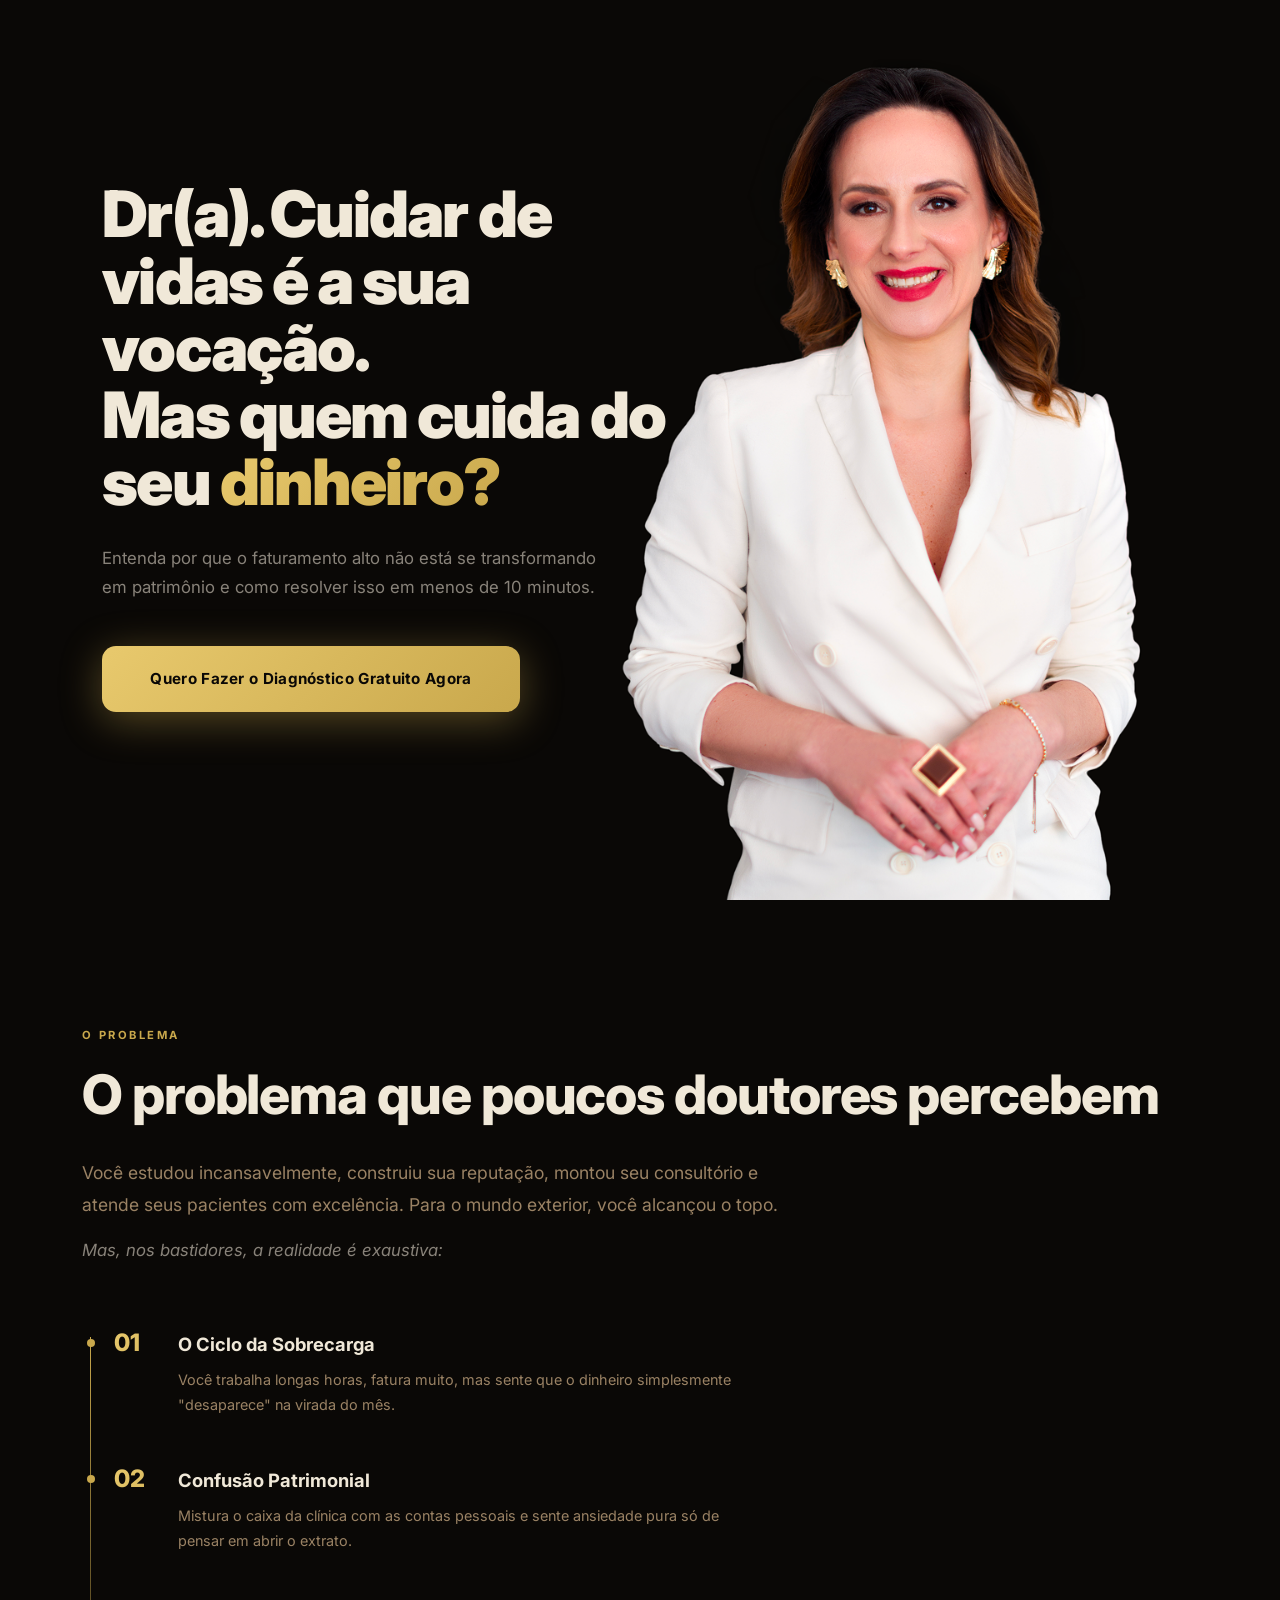
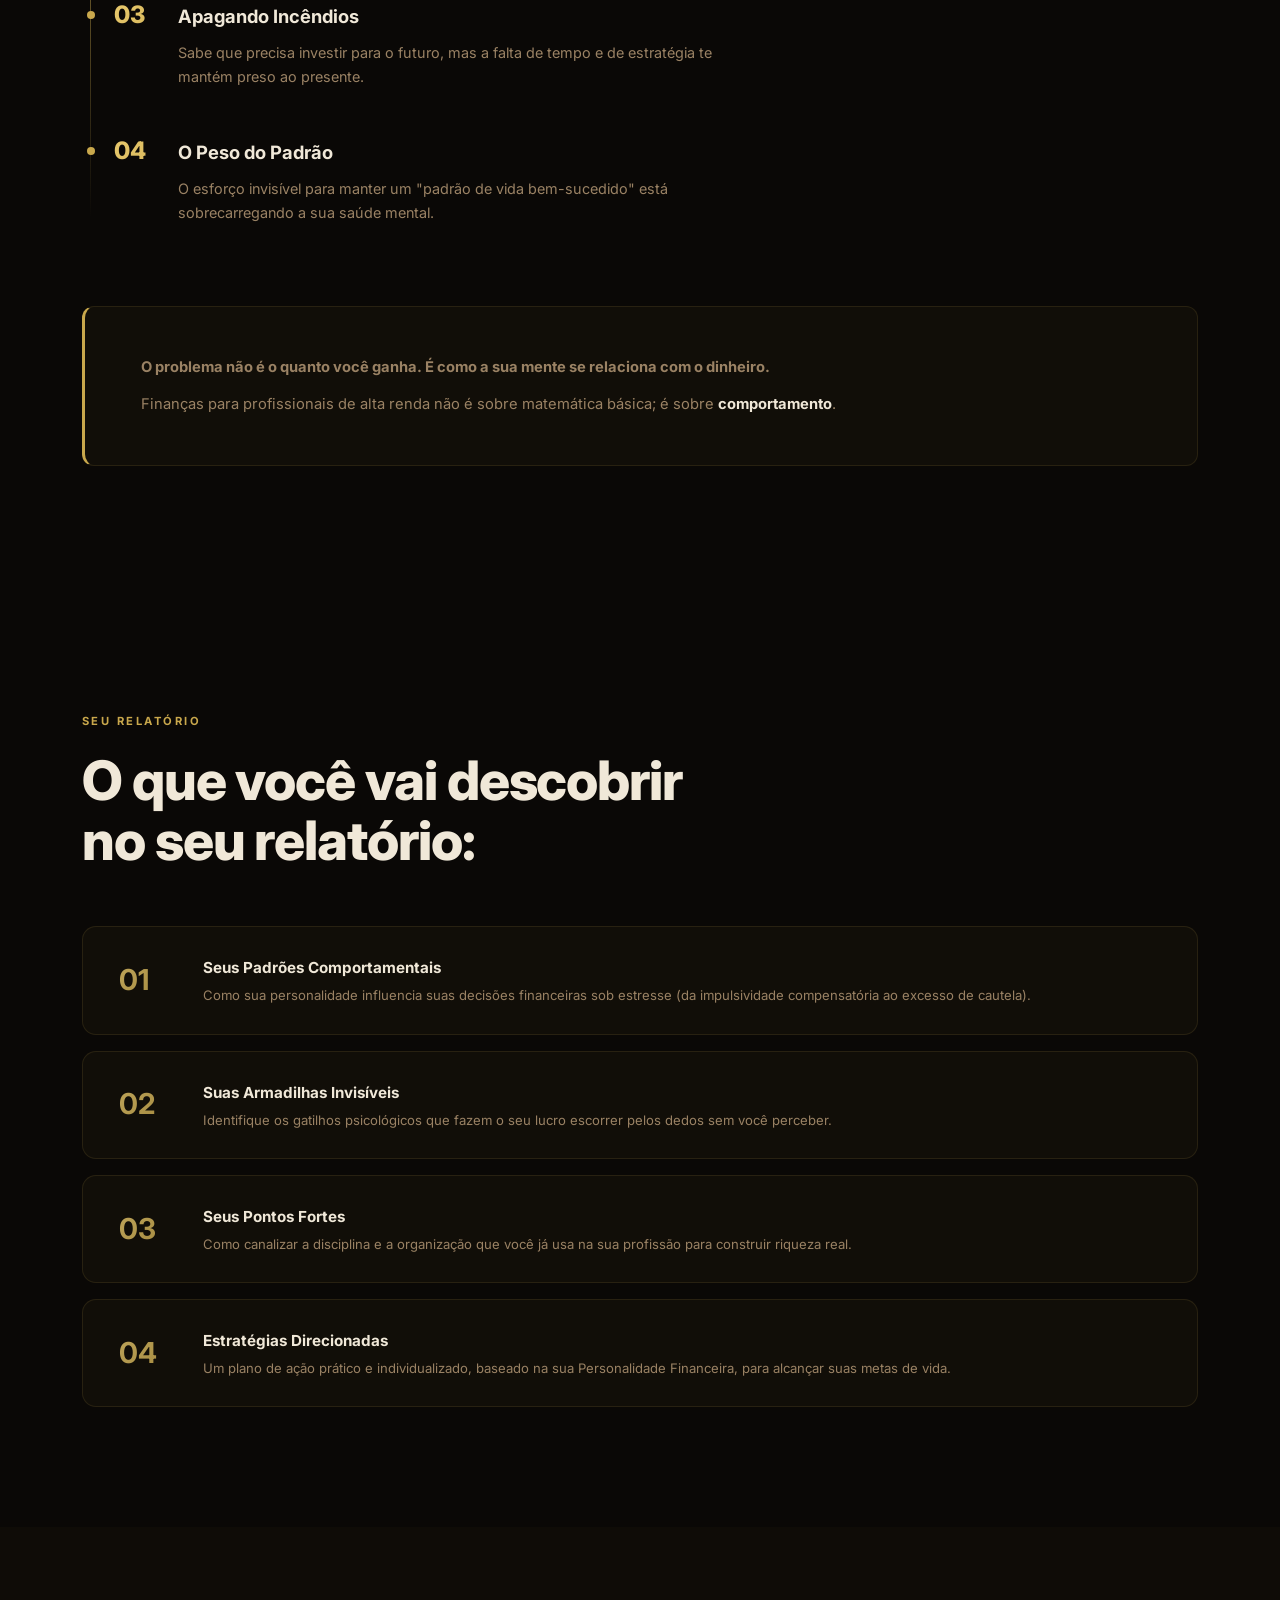
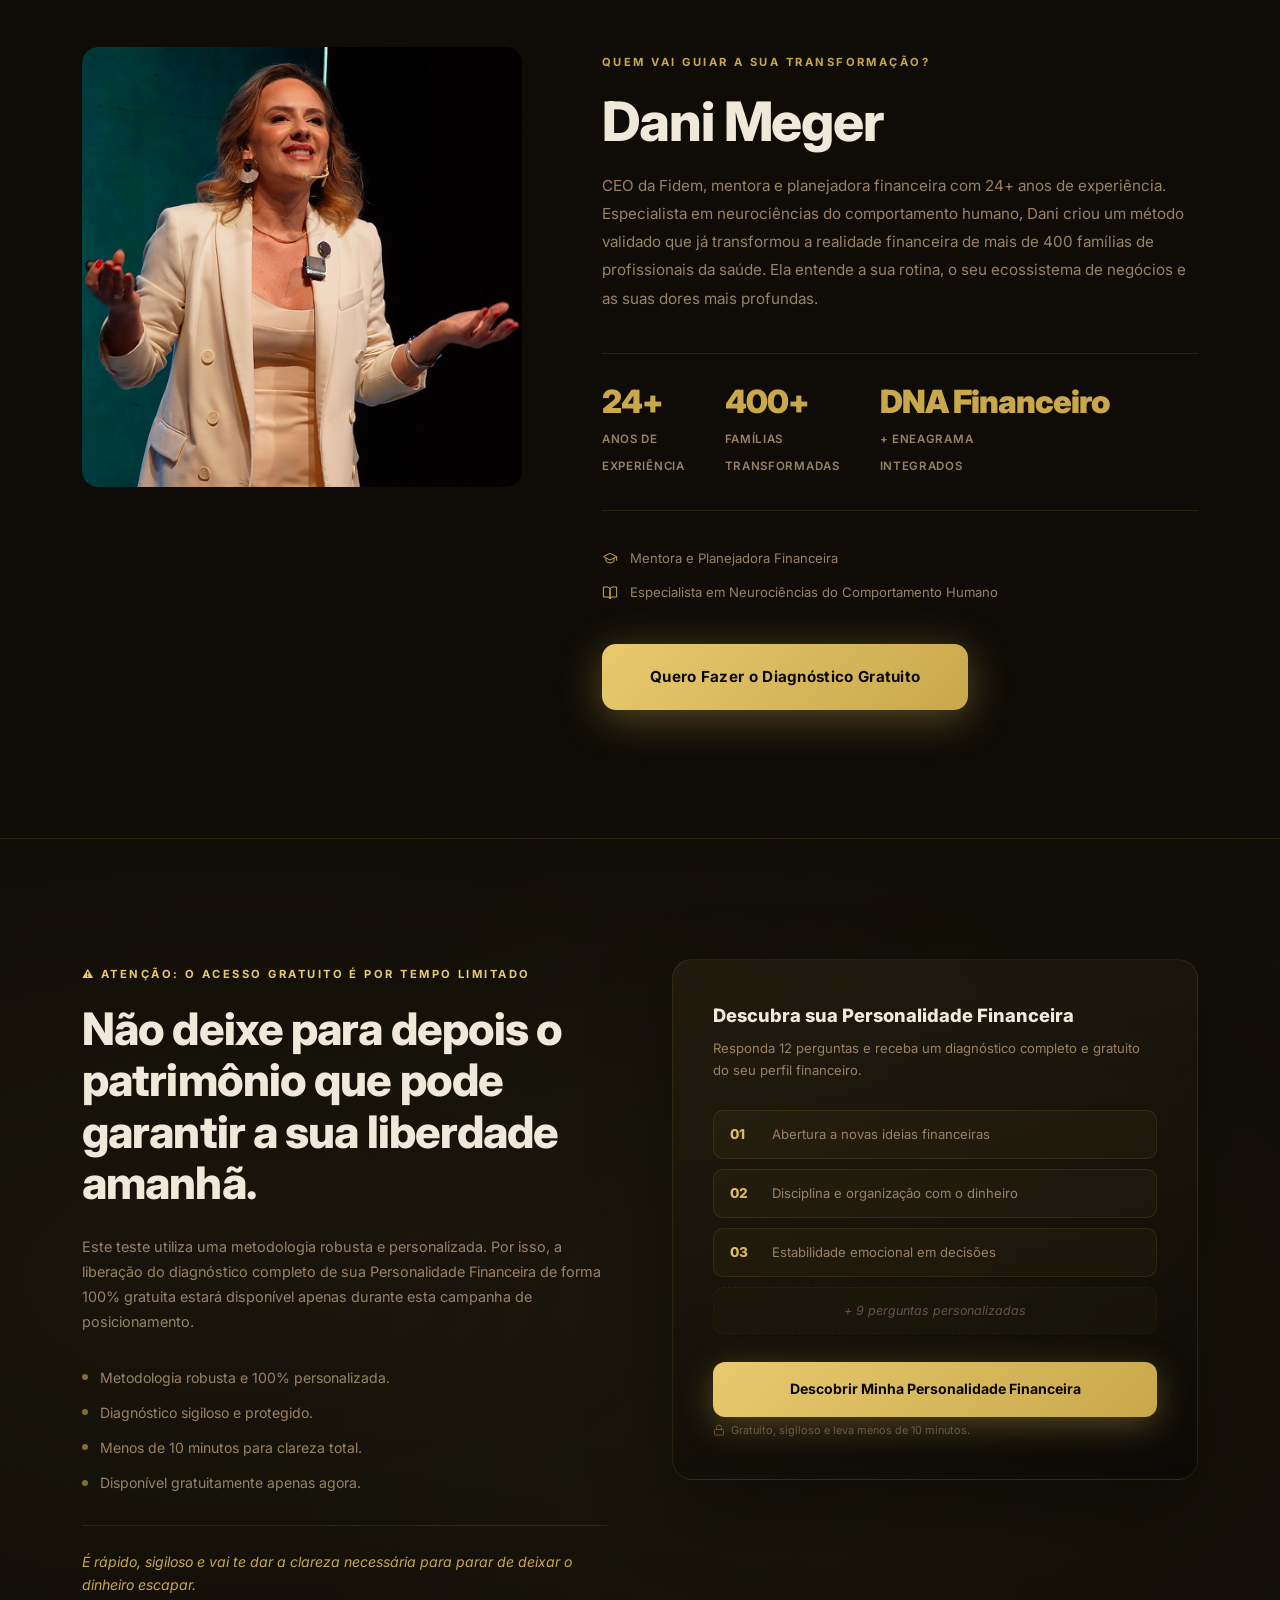
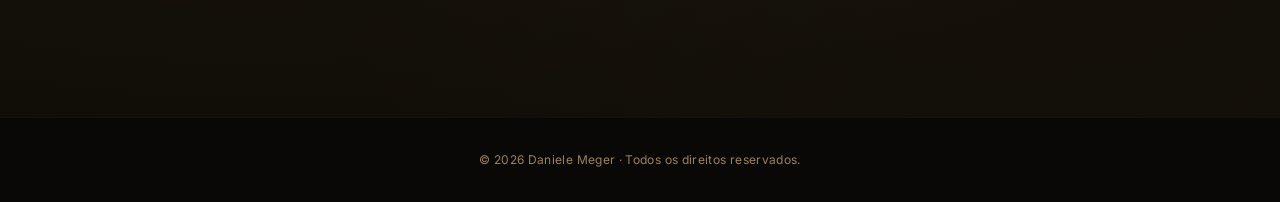
<file: index.html>
<!DOCTYPE html>
<html lang="pt-BR">

<head>
  <meta charset="UTF-8" />
  <meta name="viewport" content="width=device-width, initial-scale=1.0" />
  <title>Diagnóstico de Personalidade Financeira | Dani Meger</title>
  <meta name="description"
    content="Para médicos e profissionais da saúde: Entenda por que o faturamento alto não está se transformando em patrimônio — e como resolver isso em menos de 10 minutos." />

  <!-- Open Graph / WhatsApp / Facebook -->
  <meta property="og:type" content="website" />
  <meta property="og:url" content="https://dnafinanceiro.danielemeger.com.br/" />
  <meta property="og:title" content="Diagnóstico de Personalidade Financeira | Dani Meger" />
  <meta property="og:description" content="Para médicos e profissionais da saúde: Entenda por que o faturamento alto não está se transformando em patrimônio — e como resolver isso em menos de 10 minutos." />
  <meta property="og:image" content="https://dnafinanceiro.danielemeger.com.br/whatsapp-banner.jpg" />
  <meta property="og:image:width" content="1200" />
  <meta property="og:image:height" content="630" />
  <meta property="og:locale" content="pt_BR" />
  <meta property="og:site_name" content="DNA Financeiro | Dani Meger" />

  <!-- Twitter Card (funciona também no WhatsApp em alguns contextos) -->
  <meta name="twitter:card" content="summary_large_image" />
  <meta name="twitter:title" content="Diagnóstico de Personalidade Financeira | Dani Meger" />
  <meta name="twitter:description" content="Para médicos e profissionais da saúde: Entenda por que o faturamento alto não está se transformando em patrimônio — e como resolver isso em menos de 10 minutos." />
  <meta name="twitter:image" content="https://dnafinanceiro.danielemeger.com.br/whatsapp-banner.jpg" />
  <link rel="preconnect" href="https://fonts.googleapis.com" />
  <link rel="preconnect" href="https://fonts.gstatic.com" crossorigin />
  <link
    href="https://fonts.googleapis.com/css2?family=Inter:ital,opsz,wght@0,14..32,300..900;1,14..32,300..900&display=swap"
    rel="stylesheet" />
  <link rel="stylesheet" href="styles.css?v=6" />
</head>

<body>

  <!-- ===== HERO (Blenduca Template) ===== -->
  <section class="hero" id="hero">
    <div class="hero-overlay"></div>
    <div class="hero-content">
      <h1 class="reveal-left">Dr(a). Cuidar de vidas é a sua vocação.<br>Mas quem cuida do seu <span
          class="gold-text">dinheiro?</span></h1>
      <p class="hero-subtitle reveal-left">Entenda por que o faturamento alto não está se transformando em patrimônio e
        como resolver isso em menos de 10 minutos.</p>
      <a href="teste.html" class="btn-hero reveal-left" id="hero-cta">Quero Fazer o Diagnóstico Gratuito Agora</a>
    </div>
    <div class="hero-image">
      <img src="hero-desktop.png" alt="Dani Meger — Mentora Financeira" />
    </div>
    <div class="hero-particles" id="particles"></div>
  </section>

  <!-- ===== O PARADOXO ===== -->
  <section class="section-block" id="problema">
    <div class="container">
      <span class="eyebrow reveal">O Problema</span>
      <h2 class="display-heading reveal">O problema que poucos doutores percebem</h2>
      <p class="lead-text reveal">Você estudou incansavelmente, construiu sua reputação, montou seu consultório e atende
        seus pacientes com excelência. Para o mundo exterior, você alcançou o topo.</p>
      <p class="accent-line reveal">Mas, nos bastidores, a realidade é exaustiva:</p>

      <div class="timeline">
        <div class="timeline-item reveal">
          <div class="timeline-number">01</div>
          <div class="timeline-body">
            <h3>O Ciclo da Sobrecarga</h3>
            <p>Você trabalha longas horas, fatura muito, mas sente que o dinheiro simplesmente "desaparece" na virada do
              mês.</p>
          </div>
        </div>
        <div class="timeline-item reveal">
          <div class="timeline-number">02</div>
          <div class="timeline-body">
            <h3>Confusão Patrimonial</h3>
            <p>Mistura o caixa da clínica com as contas pessoais e sente ansiedade pura só de pensar em abrir o extrato.
            </p>
          </div>
        </div>
        <div class="timeline-item reveal">
          <div class="timeline-number">03</div>
          <div class="timeline-body">
            <h3>Apagando Incêndios</h3>
            <p>Sabe que precisa investir para o futuro, mas a falta de tempo e de estratégia te mantém preso ao
              presente.</p>
          </div>
        </div>
        <div class="timeline-item reveal">
          <div class="timeline-number">04</div>
          <div class="timeline-body">
            <h3>O Peso do Padrão</h3>
            <p>O esforço invisível para manter um "padrão de vida bem-sucedido" está sobrecarregando a sua saúde mental.
            </p>
          </div>
        </div>
      </div>

      <div class="editorial-callout reveal">
        <p class="editorial-callout-headline">O problema não é o quanto você ganha. É como a sua mente se relaciona com
          o dinheiro.</p>
        <p>Finanças para profissionais de alta renda não é sobre matemática básica; é sobre
          <strong>comportamento</strong>.
        </p>
      </div>
    </div>
  </section>


  <!-- ===== O QUE VOCÊ VAI DESCOBRIR ===== -->
  <section class="section-block" id="descobrir">
    <div class="container">
      <span class="eyebrow reveal">Seu Relatório</span>
      <h2 class="display-heading reveal">O que você vai descobrir<br>no seu relatório:</h2>
      <div class="discover-grid">
        <div class="discover-card reveal">
          <div class="discover-num">01</div>
          <div class="discover-body">
            <h3>Seus Padrões Comportamentais</h3>
            <p>Como sua personalidade influencia suas decisões financeiras sob estresse (da impulsividade compensatória
              ao excesso de cautela).</p>
          </div>
        </div>
        <div class="discover-card reveal">
          <div class="discover-num">02</div>
          <div class="discover-body">
            <h3>Suas Armadilhas Invisíveis</h3>
            <p>Identifique os gatilhos psicológicos que fazem o seu lucro escorrer pelos dedos sem você perceber.</p>
          </div>
        </div>
        <div class="discover-card reveal">
          <div class="discover-num">03</div>
          <div class="discover-body">
            <h3>Seus Pontos Fortes</h3>
            <p>Como canalizar a disciplina e a organização que você já usa na sua profissão para construir riqueza real.
            </p>
          </div>
        </div>
        <div class="discover-card reveal">
          <div class="discover-num">04</div>
          <div class="discover-body">
            <h3>Estratégias Direcionadas</h3>
            <p>Um plano de ação prático e individualizado, baseado na sua Personalidade Financeira, para alcançar suas
              metas de vida.</p>
          </div>
        </div>
      </div>
    </div>
  </section>

  <!-- ===== SOBRE A DANI ===== -->
  <section class="section-block section-alt" id="sobre">
    <div class="container">
      <div class="about-layout">
        <div class="about-photo reveal">
          <img src="mentor-about.png" alt="Dani Meger" />
          <div class="about-photo-glow"></div>
        </div>
        <div class="about-content reveal-right">
          <span class="eyebrow">Quem vai guiar a sua transformação?</span>
          <h2 class="display-heading">Dani Meger</h2>
          <p class="body-text">CEO da Fidem, mentora e planejadora financeira com 24+ anos de experiência. Especialista
            em neurociências do comportamento humano, Dani criou um método validado que já transformou a realidade
            financeira de mais de 400 famílias de profissionais da saúde. Ela entende a sua rotina, o seu ecossistema de
            negócios e as suas dores mais profundas.</p>
          <div class="about-stats">
            <div class="about-stat">
              <span class="about-stat-number">24+</span>
              <span class="about-stat-label">Anos de<br>Experiência</span>
            </div>
            <div class="about-stat">
              <span class="about-stat-number">400+</span>
              <span class="about-stat-label">Famílias<br>Transformadas</span>
            </div>
            <div class="about-stat">
              <span class="about-stat-number">DNA Financeiro</span>
              <span class="about-stat-label">+ Eneagrama<br>Integrados</span>
            </div>
          </div>
          <div class="about-credentials">
            <div class="about-credential">
              <svg viewBox="0 0 24 24" fill="none" stroke="currentColor" stroke-width="1.5" width="16" height="16">
                <path d="M22 10v6M2 10l10-5 10 5-10 5z" />
                <path d="M6 12v5c3 3 9 3 12 0v-5" />
              </svg>
              Mentora e Planejadora Financeira
            </div>
            <div class="about-credential">
              <svg viewBox="0 0 24 24" fill="none" stroke="currentColor" stroke-width="1.5" width="16" height="16">
                <path d="M2 3h6a4 4 0 0 1 4 4v14a3 3 0 0 0-3-3H2z" />
                <path d="M22 3h-6a4 4 0 0 0-4 4v14a3 3 0 0 1 3-3h7z" />
              </svg>
              Especialista em Neurociências do Comportamento Humano
            </div>
          </div>
          <div style="margin-top: 2.5rem;">
            <a href="teste.html" class="btn-hero">Quero Fazer o Diagnóstico Gratuito</a>
          </div>
        </div>
      </div>
    </div>
  </section>

  <!-- ===== DIAGNÓSTICO / CTA ===== -->
  <section class="section-block section-cta" id="diagnostico">
    <div class="container">
      <div class="cta-layout">
        <div class="cta-left reveal-left">
          <span class="eyebrow eyebrow-light">⚠️ Atenção: O acesso gratuito é por tempo limitado</span>
          <h2 class="cta-headline">Não deixe para depois o patrimônio que pode garantir a sua liberdade amanhã.</h2>
          <p class="cta-subtext">Este teste utiliza uma metodologia robusta e personalizada. Por isso, a liberação do
            diagnóstico completo de sua Personalidade Financeira de forma 100% gratuita estará disponível apenas durante
            esta campanha de posicionamento.</p>
          <ul class="cta-checklist">
            <li>Metodologia robusta e 100% personalizada.</li>
            <li>Diagnóstico sigiloso e protegido.</li>
            <li>Menos de 10 minutos para clareza total.</li>
            <li>Disponível gratuitamente apenas agora.</li>
          </ul>
          <p class="cta-urgency">É rápido, sigiloso e vai te dar a clareza necessária para parar de deixar o dinheiro
            escapar.</p>
        </div>
        <div class="cta-right reveal-right">
          <div class="form-card">
            <div class="form-card-header">
              <h3>Descubra sua Personalidade Financeira</h3>
              <p>Responda 12 perguntas e receba um diagnóstico completo e gratuito do seu perfil financeiro.</p>
            </div>
            <div class="cta-quiz-preview">
              <div class="cta-quiz-item">
                <span class="cta-quiz-num">01</span>
                <span>Abertura a novas ideias financeiras</span>
              </div>
              <div class="cta-quiz-item">
                <span class="cta-quiz-num">02</span>
                <span>Disciplina e organização com o dinheiro</span>
              </div>
              <div class="cta-quiz-item">
                <span class="cta-quiz-num">03</span>
                <span>Estabilidade emocional em decisões</span>
              </div>
              <div class="cta-quiz-item cta-quiz-more">
                <span>+ 9 perguntas personalizadas</span>
              </div>
            </div>
            <a href="teste.html" class="btn-submit" id="cta-quiz-btn" style="display:block; text-align:center; text-decoration:none;">Descobrir Minha Personalidade Financeira</a>
            <p class="form-privacy">
              <svg viewBox="0 0 24 24" fill="none" stroke="currentColor" stroke-width="1.5" width="12" height="12">
                <rect x="3" y="11" width="18" height="11" rx="2" ry="2" />
                <path d="M7 11V7a5 5 0 0 1 10 0v4" />
              </svg>
              Gratuito, sigiloso e leva menos de 10 minutos.
            </p>
          </div>
        </div>
      </div>
    </div>
  </section>

  <!-- ===== FOOTER ===== -->
  <footer class="footer">
    <div class="container">
      <p>&copy; 2026 Daniele Meger · Todos os direitos reservados.</p>
    </div>
  </footer>

  <script src="script.js"></script>
</body>

</html>
</file>
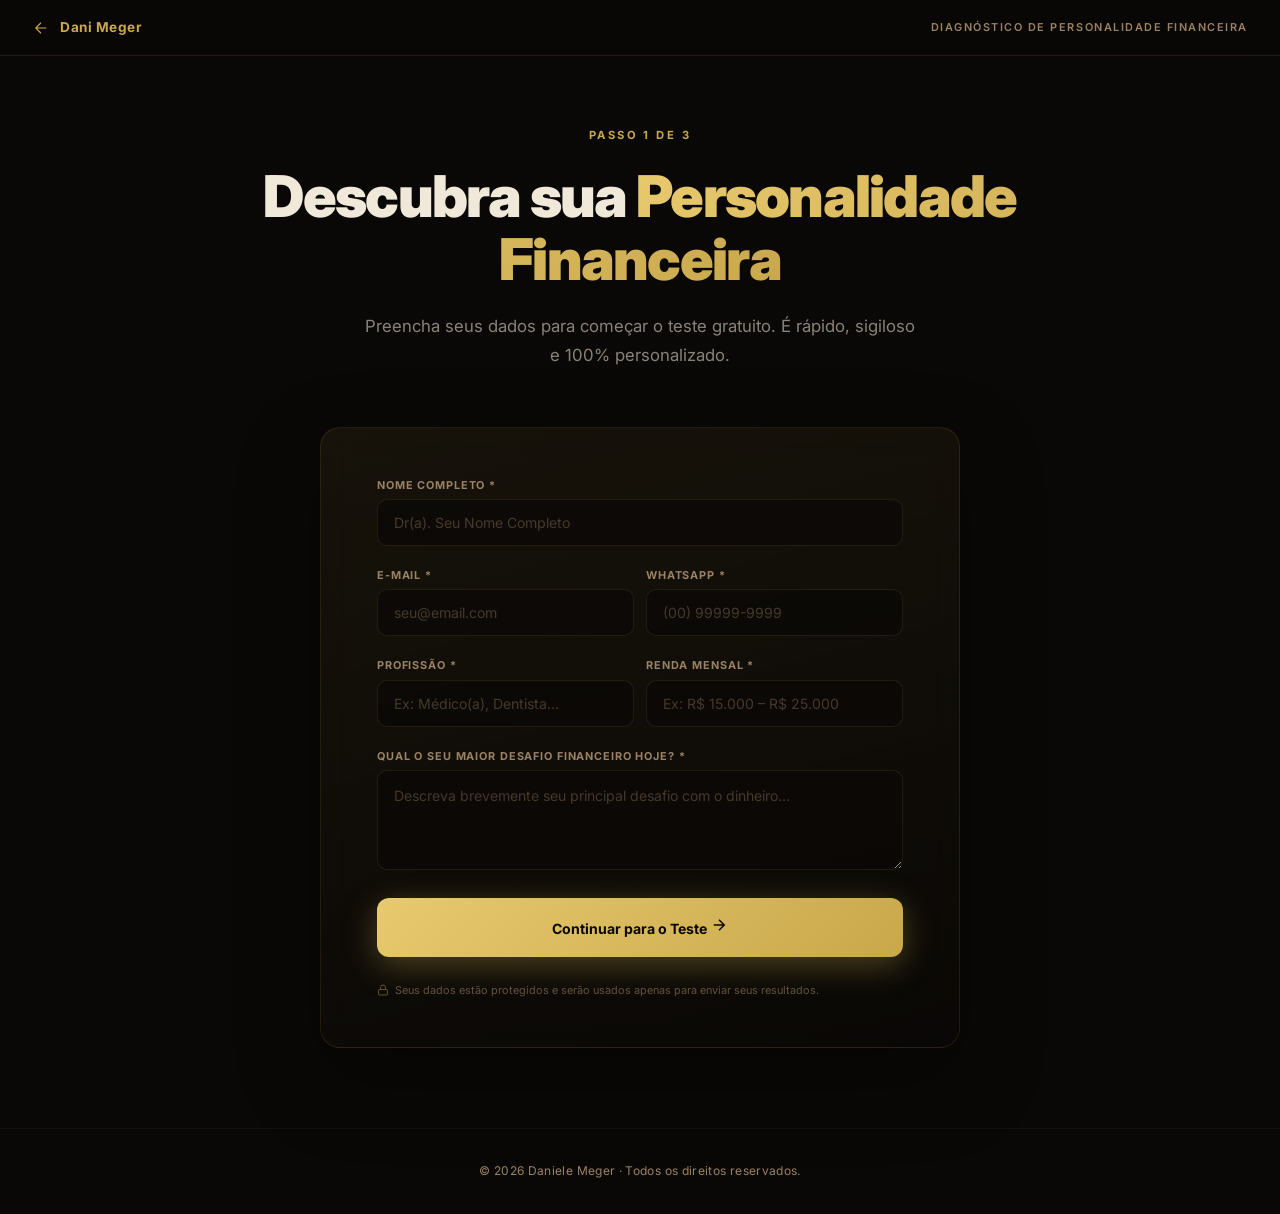
<file: teste.html>
<!DOCTYPE html>
<html lang="pt-BR">

<head>
  <meta charset="UTF-8" />
  <meta name="viewport" content="width=device-width, initial-scale=1.0" />
  <title>Teste de Personalidade Financeira | Dani Meger</title>
  <meta name="description"
    content="Descubra sua Personalidade Financeira. 12 perguntas baseadas em Big Five + Eneagrama para revelar como você se relaciona com o dinheiro." />

  <!-- Open Graph / WhatsApp / Facebook -->
  <meta property="og:type" content="website" />
  <meta property="og:url" content="https://dnafinanceiro.danielemeger.com.br/teste.html" />
  <meta property="og:title" content="Teste de Personalidade Financeira | Dani Meger" />
  <meta property="og:description" content="Descubra sua Personalidade Financeira. 12 perguntas baseadas em Big Five + Eneagrama para revelar como você se relaciona com o dinheiro." />
  <meta property="og:image" content="https://dnafinanceiro.danielemeger.com.br/whatsapp-banner.jpg" />
  <meta property="og:image:width" content="1200" />
  <meta property="og:image:height" content="630" />
  <meta property="og:locale" content="pt_BR" />
  <meta property="og:site_name" content="DNA Financeiro | Dani Meger" />

  <!-- Twitter Card -->
  <meta name="twitter:card" content="summary_large_image" />
  <meta name="twitter:title" content="Teste de Personalidade Financeira | Dani Meger" />
  <meta name="twitter:description" content="Descubra sua Personalidade Financeira. 12 perguntas baseadas em Big Five + Eneagrama para revelar como você se relaciona com o dinheiro." />
  <meta name="twitter:image" content="https://dnafinanceiro.danielemeger.com.br/whatsapp-banner.jpg" />
  <link rel="preconnect" href="https://fonts.googleapis.com" />
  <link rel="preconnect" href="https://fonts.gstatic.com" crossorigin />
  <link
    href="https://fonts.googleapis.com/css2?family=Inter:ital,opsz,wght@0,14..32,300..900;1,14..32,300..900&display=swap"
    rel="stylesheet" />
  <link rel="stylesheet" href="styles.css?v=6" />
  <link rel="stylesheet" href="quiz.css" />
</head>

<body class="quiz-body">

  <!-- Partículas de fundo -->
  <div class="hero-particles" id="quiz-particles"></div>

  <!-- ===== HEADER MINIMALISTA ===== -->
  <header class="quiz-header">
    <a href="index.html" class="quiz-logo" aria-label="Voltar para a landing page">
      <svg viewBox="0 0 24 24" fill="none" stroke="currentColor" stroke-width="1.5" width="18" height="18">
        <path d="M19 12H5M12 19l-7-7 7-7" />
      </svg>
      <span>Dani Meger</span>
    </a>
    <span class="quiz-header-label">Diagnóstico de Personalidade Financeira</span>
  </header>

  <!-- ================================================================
       TELA 0: FORMULÁRIO DE CAPTURA
       ================================================================ -->
  <div class="quiz-screen active" id="screen-form">
    <div class="quiz-container">

      <div class="quiz-hero-text">
        <span class="eyebrow">Passo 1 de 3</span>
        <h1>Descubra sua <span class="gold-text">Personalidade Financeira</span></h1>
        <p class="hero-subtitle">Preencha seus dados para começar o teste gratuito. É rápido, sigiloso e 100% personalizado.</p>
      </div>

      <div class="quiz-card" style="max-width: 640px; margin: 0 auto;">
        <form id="quiz-form" class="quiz-form" novalidate>

          <div class="form-group">
            <label for="qf-name">Nome Completo *</label>
            <input type="text" id="qf-name" name="name" class="form-input"
              placeholder="Dr(a). Seu Nome Completo" required />
          </div>

          <div class="form-row">
            <div class="form-group">
              <label for="qf-email">E-mail *</label>
              <input type="email" id="qf-email" name="email" class="form-input"
                placeholder="seu@email.com" required />
            </div>
            <div class="form-group">
              <label for="qf-phone">WhatsApp *</label>
              <input type="tel" id="qf-phone" name="phone" class="form-input"
                placeholder="(00) 99999-9999" required />
            </div>
          </div>

          <div class="form-row">
            <div class="form-group">
              <label for="qf-profession">Profissão *</label>
              <input type="text" id="qf-profession" name="profession" class="form-input"
                placeholder="Ex: Médico(a), Dentista…" required />
            </div>
            <div class="form-group">
              <label for="qf-income">Renda Mensal *</label>
              <input type="text" id="qf-income" name="monthlyIncome" class="form-input"
                placeholder="Ex: R$ 15.000 – R$ 25.000" required />
            </div>
          </div>

          <div class="form-group">
            <label for="qf-challenge">Qual o seu maior desafio financeiro hoje? *</label>
            <textarea id="qf-challenge" name="financialChallenge" class="form-input quiz-textarea"
              placeholder="Descreva brevemente seu principal desafio com o dinheiro…" required></textarea>
          </div>

          <button type="submit" class="btn-submit">
            Continuar para o Teste
            <svg viewBox="0 0 24 24" fill="none" stroke="currentColor" stroke-width="2" width="18" height="18">
              <path d="M5 12h14M12 5l7 7-7 7" />
            </svg>
          </button>

          <p class="form-privacy">
            <svg viewBox="0 0 24 24" fill="none" stroke="currentColor" stroke-width="1.5" width="12" height="12">
              <rect x="3" y="11" width="18" height="11" rx="2" ry="2" />
              <path d="M7 11V7a5 5 0 0 1 10 0v4" />
            </svg>
            Seus dados estão protegidos e serão usados apenas para enviar seus resultados.
          </p>

        </form>
      </div>

    </div>
  </div>

  <!-- ================================================================
       TELA 1: INTRODUÇÃO PERSONALIZADA
       ================================================================ -->
  <div class="quiz-screen" id="screen-intro">
    <div class="quiz-container">

      <div class="quiz-hero-text">
        <span class="eyebrow">Quase lá!</span>
        <h1>Olá, <span class="gold-text" id="intro-name">amigo(a)</span>!</h1>
        <p class="hero-subtitle">Prepare-se para descobrir como sua personalidade influencia suas decisões financeiras.</p>
      </div>

      <div class="quiz-card quiz-intro-card" style="max-width: 720px; margin: 0 auto;">

        <h2 class="quiz-card-title">Como funciona o teste?</h2>
        <p class="quiz-card-subtitle">Você responderá a <strong class="gold-text">12 perguntas</strong> cuidadosamente elaboradas que avaliam diferentes aspectos da sua personalidade e comportamento com o dinheiro.</p>

        <div class="quiz-method-grid">
          <div class="quiz-method-item">
            <div class="quiz-method-icon">
              <svg viewBox="0 0 24 24" fill="none" stroke="currentColor" stroke-width="1.5" width="22" height="22">
                <circle cx="12" cy="12" r="10" /><path d="M12 8v4l3 3" />
              </svg>
            </div>
            <div>
              <h3>Big Five</h3>
              <p>Avalia cinco dimensões fundamentais: Abertura, Conscienciosidade, Extroversão, Amabilidade e Estabilidade Emocional.</p>
            </div>
          </div>
          <div class="quiz-method-item">
            <div class="quiz-method-icon">
              <svg viewBox="0 0 24 24" fill="none" stroke="currentColor" stroke-width="1.5" width="22" height="22">
                <polygon points="12 2 15.09 8.26 22 9.27 17 14.14 18.18 21.02 12 17.77 5.82 21.02 7 14.14 2 9.27 8.91 8.26 12 2" />
              </svg>
            </div>
            <div>
              <h3>Eneagrama</h3>
              <p>Identifica seu eneatipo entre os 9 tipos de personalidade e como ele influencia sua relação com o dinheiro.</p>
            </div>
          </div>
        </div>

        <div class="quiz-intro-footer">
          <p class="quiz-intro-time">⏱️ Tempo estimado: 3 a 5 minutos</p>
          <button id="btn-start-test" class="btn-hero">
            Iniciar Teste
            <svg viewBox="0 0 24 24" fill="none" stroke="currentColor" stroke-width="2" width="18" height="18" style="margin-left:10px;">
              <path d="M5 12h14M12 5l7 7-7 7" />
            </svg>
          </button>
        </div>

      </div>

    </div>
  </div>

  <!-- ================================================================
       TELA 2: PERGUNTAS DO QUIZ
       ================================================================ -->
  <div class="quiz-screen" id="screen-quiz">
    <div class="quiz-container quiz-container--narrow">

      <!-- Progress -->
      <div class="quiz-progress-wrapper">
        <div class="quiz-progress-header">
          <span id="quiz-progress-label" class="quiz-progress-label">Questão 1 de 12</span>
          <span class="quiz-progress-pct" id="quiz-progress-pct">0%</span>
        </div>
        <div class="quiz-progress-track">
          <div class="quiz-progress-fill" id="quiz-progress-fill"></div>
        </div>
      </div>

      <!-- Card da pergunta -->
      <div class="quiz-card quiz-question-card">
        <p class="quiz-question-hint">Responda de acordo com seu comportamento real, não como você gostaria de ser.</p>
        <h2 class="quiz-question-text" id="question-text">Carregando pergunta…</h2>

        <div class="likert-options" id="likert-options">
          <!-- Renderizado via JS -->
        </div>
      </div>

      <!-- Navegação -->
      <div class="quiz-nav">
        <button id="btn-prev" class="quiz-btn quiz-btn--outline" disabled>
          <svg viewBox="0 0 24 24" fill="none" stroke="currentColor" stroke-width="2" width="16" height="16">
            <path d="M19 12H5M12 19l-7-7 7-7" />
          </svg>
          Anterior
        </button>

        <button id="btn-next" class="quiz-btn quiz-btn--gold" disabled>
          Próxima
          <svg viewBox="0 0 24 24" fill="none" stroke="currentColor" stroke-width="2" width="16" height="16">
            <path d="M5 12h14M12 5l7 7-7 7" />
          </svg>
        </button>

        <button id="btn-finish" class="quiz-btn quiz-btn--gold" style="display:none;" disabled>
          Finalizar
          <svg viewBox="0 0 24 24" fill="none" stroke="currentColor" stroke-width="2" width="16" height="16">
            <path d="M5 12h14M12 5l7 7-7 7" />
          </svg>
        </button>
      </div>

    </div>
  </div>

  <!-- ================================================================
       TELA 3: RESULTADOS
       ================================================================ -->
  <div class="quiz-screen" id="screen-results">
    <div class="quiz-container">

      <!-- Cabeçalho dos resultados -->
      <div class="quiz-hero-text">
        <span class="eyebrow">Seu Diagnóstico</span>
        <h1>Seus Resultados, <span class="gold-text" id="result-name">amigo(a)</span>!</h1>
        <p class="hero-subtitle">Aqui está uma visão inicial do seu perfil de personalidade financeira baseado nas suas respostas.</p>
      </div>

      <!-- Card: Dimensões Big Five -->
      <div class="quiz-card result-card">
        <h2 class="quiz-card-title">Suas Dimensões de Personalidade</h2>
        <p class="quiz-card-subtitle">Baseado no modelo Big Five, aqui estão seus principais traços:</p>

        <div class="result-dimensions">

          <div class="result-dimension">
            <div class="result-dimension-header">
              <span class="result-dimension-label">Abertura a Experiências</span>
              <span class="result-dimension-pct gold-text" id="bar-openness-pct">—</span>
            </div>
            <div class="result-bar">
              <div class="result-bar-fill" id="bar-openness-fill" data-width="0"></div>
            </div>
            <p class="result-dimension-desc" id="bar-openness-desc"></p>
          </div>

          <div class="result-dimension">
            <div class="result-dimension-header">
              <span class="result-dimension-label">Conscienciosidade</span>
              <span class="result-dimension-pct gold-text" id="bar-conscientiousness-pct">—</span>
            </div>
            <div class="result-bar">
              <div class="result-bar-fill" id="bar-conscientiousness-fill" data-width="0"></div>
            </div>
            <p class="result-dimension-desc" id="bar-conscientiousness-desc"></p>
          </div>

          <div class="result-dimension">
            <div class="result-dimension-header">
              <span class="result-dimension-label">Extroversão</span>
              <span class="result-dimension-pct gold-text" id="bar-extraversion-pct">—</span>
            </div>
            <div class="result-bar">
              <div class="result-bar-fill" id="bar-extraversion-fill" data-width="0"></div>
            </div>
            <p class="result-dimension-desc" id="bar-extraversion-desc"></p>
          </div>

          <div class="result-dimension">
            <div class="result-dimension-header">
              <span class="result-dimension-label">Amabilidade</span>
              <span class="result-dimension-pct gold-text" id="bar-agreeableness-pct">—</span>
            </div>
            <div class="result-bar">
              <div class="result-bar-fill" id="bar-agreeableness-fill" data-width="0"></div>
            </div>
            <p class="result-dimension-desc" id="bar-agreeableness-desc"></p>
          </div>

          <div class="result-dimension">
            <div class="result-dimension-header">
              <span class="result-dimension-label">Estabilidade Emocional</span>
              <span class="result-dimension-pct gold-text" id="bar-stability-pct">—</span>
            </div>
            <div class="result-bar">
              <div class="result-bar-fill" id="bar-stability-fill" data-width="0"></div>
            </div>
            <p class="result-dimension-desc" id="bar-stability-desc"></p>
          </div>

        </div>
      </div>

      <!-- Card: Insights -->
      <div class="quiz-card result-card">
        <h2 class="quiz-card-title">Insights sobre Seu Comportamento</h2>

        <div class="result-insights-grid">

          <div class="result-insight">
            <div class="result-insight-icon">💡</div>
            <h3>Seu Estilo Financeiro</h3>
            <p id="insight-style"></p>
          </div>

          <div class="result-insight">
            <div class="result-insight-icon">🎯</div>
            <h3>Tomada de Decisão</h3>
            <p id="insight-decision"></p>
          </div>

          <div class="result-insight">
            <div class="result-insight-icon">🌱</div>
            <h3>Potencial de Crescimento</h3>
            <p id="insight-growth"></p>
          </div>

          <div class="result-insight">
            <div class="result-insight-icon">🤝</div>
            <h3>Relacionamento com Outros</h3>
            <p id="insight-relation"></p>
          </div>

        </div>
      </div>

      <!-- Card: Próximos Passos (CTA) -->
      <div class="quiz-card result-card result-cta-card">
        <h2 class="quiz-card-title">Próximos Passos</h2>
        <p class="quiz-card-subtitle">Esta é apenas uma visão inicial. Para uma análise completa e personalizada do seu perfil de personalidade financeira, agende uma sessão com a Dani Meger.</p>

        <div class="result-cta-actions">
          <a href="https://wa.me/5511941335119" target="_blank" rel="noopener noreferrer" class="btn-hero" id="result-whatsapp-btn">
            <svg viewBox="0 0 24 24" fill="currentColor" width="20" height="20" style="margin-right:8px;flex-shrink:0;">
              <path d="M17.472 14.382c-.297-.149-1.758-.867-2.03-.967-.273-.099-.471-.148-.67.15-.197.297-.767.966-.94 1.164-.173.199-.347.223-.644.075-.297-.15-1.255-.463-2.39-1.475-.883-.788-1.48-1.761-1.653-2.059-.173-.297-.018-.458.13-.606.134-.133.298-.347.446-.52.149-.174.198-.298.298-.497.099-.198.05-.371-.025-.52-.075-.149-.669-1.612-.916-2.207-.242-.579-.487-.5-.669-.51-.173-.008-.371-.01-.57-.01-.198 0-.52.074-.792.372-.272.297-1.04 1.016-1.04 2.479 0 1.462 1.065 2.875 1.213 3.074.149.198 2.096 3.2 5.077 4.487.709.306 1.262.489 1.694.625.712.227 1.36.195 1.871.118.571-.085 1.758-.719 2.006-1.413.248-.694.248-1.289.173-1.413-.074-.124-.272-.198-.57-.347z"/>
              <path d="M12 0C5.373 0 0 5.373 0 12c0 2.125.557 4.122 1.532 5.857L.057 23.492a.5.5 0 0 0 .614.657l5.79-1.519A11.93 11.93 0 0 0 12 24c6.627 0 12-5.373 12-12S18.627 0 12 0zm0 21.818a9.796 9.796 0 0 1-5.003-1.371l-.359-.214-3.717.976 1.001-3.617-.235-.373A9.781 9.781 0 0 1 2.182 12c0-5.418 4.4-9.818 9.818-9.818 5.419 0 9.818 4.4 9.818 9.818 0 5.419-4.399 9.818-9.818 9.818z"/>
            </svg>
            Falar com a Dani no WhatsApp
          </a>
          <a href="index.html" class="quiz-btn quiz-btn--outline" style="text-decoration:none;">
            Voltar para o Início
          </a>
        </div>

        <p class="result-email-note">Uma análise detalhada será enviada para <strong class="gold-text" id="result-email"></strong></p>
      </div>

    </div>
  </div>

  <!-- ===== FOOTER ===== -->
  <footer class="footer">
    <div class="container">
      <p>&copy; 2026 Daniele Meger · Todos os direitos reservados.</p>
    </div>
  </footer>

  <script src="quiz.js"></script>

</body>

</html>
</file>
<file: styles.css>
/* ===========================================================
   DANI MEGER — PREMIUM EDITORIAL SYSTEM
   Consultoria Financeira · Wealth Management Aesthetic
   =========================================================== */

*, *::before, *::after { box-sizing: border-box; margin: 0; padding: 0; }

:root {
  --gold:       #C9A84C;
  --gold-light: #E8C96D;
  --gold-dark:  #8B6914;
  --bg:         #0A0806;
  --bg-alt:     #0F0C07;
  --surface:    rgba(201,168,76,0.04);
  --surface2:   rgba(201,168,76,0.08);
  --border:     rgba(201,168,76,0.12);
  --text:       #F0E8D8;
  --text-dim:   rgba(240,232,216,0.55);
  --text-muted: #9A8264;
  --danger:     #C94C4C;
  --font:       'Inter', system-ui, sans-serif;
}

html { scroll-behavior: smooth; }

body {
  font-family: var(--font);
  background: var(--bg);
  color: var(--text);
  line-height: 1.7;
  overflow-x: hidden;
  -webkit-font-smoothing: antialiased;
}

a { text-decoration: none; color: inherit; }
img { display: block; max-width: 100%; }

.container {
  max-width: 1180px;
  margin: 0 auto;
  padding: 0 32px;
}

/* ===== TYPOGRAPHY SYSTEM ===== */

.gold-text {
  background: linear-gradient(135deg, var(--gold-light), var(--gold));
  -webkit-background-clip: text;
  -webkit-text-fill-color: transparent;
  background-clip: text;
}

.eyebrow {
  display: inline-block;
  font-size: 0.7rem;
  font-weight: 700;
  letter-spacing: 0.22em;
  text-transform: uppercase;
  color: var(--gold);
  margin-bottom: 20px;
}

.eyebrow-light { color: var(--gold-light); }

.display-heading {
  font-size: clamp(2rem, 4.5vw, 3.4rem);
  font-weight: 800;
  line-height: 1.1;
  color: var(--text);
  margin-bottom: 32px;
  letter-spacing: -0.02em;
}

.lead-text {
  font-size: 1.1rem;
  color: var(--text-muted);
  line-height: 1.8;
  max-width: 720px;
  margin-bottom: 16px;
}

.accent-line {
  font-size: 1.05rem;
  color: var(--text-dim);
  margin-bottom: 64px;
  font-style: italic;
}

.body-text {
  font-size: 0.95rem;
  color: var(--text-muted);
  line-height: 1.85;
  margin-bottom: 20px;
}

.body-text strong { color: var(--gold-light); font-weight: 600; }

/* ===== REVEAL ===== */

.reveal, .reveal-left, .reveal-right {
  opacity: 0;
  transition: opacity 0.8s ease, transform 0.8s ease;
}
.reveal       { transform: translateY(40px); }
.reveal-left  { transform: translateX(-40px); }
.reveal-right { transform: translateX(40px); }

.reveal.visible, .reveal-left.visible, .reveal-right.visible {
  opacity: 1;
  transform: none;
}

/* ===== SECTION SPACING ===== */

.section-block {
  padding: 120px 0;
  position: relative;
}

.section-alt { background: var(--bg-alt); }

/* =============================================================
   HERO — Blenduca Template (Editorial Adaptation)
   ============================================================= */

.hero {
  position: relative;
  display: flex;
  align-items: center;
  justify-content: space-between;
  min-height: 100vh;
  overflow: hidden;
  background: var(--bg) url('hero-desktop.png') no-repeat right center / cover;
}

.hero-overlay {
  position: absolute;
  inset: 0;
  background: linear-gradient(
    90deg,
    rgba(10,8,6,0.92) 0%,
    rgba(10,8,6,0.7) 38%,
    rgba(10,8,6,0.15) 100%
  );
  z-index: 1;
}

@media (min-width: 769px) {
  .hero-overlay {
    display: none;
  }
}

.hero-content {
  position: relative;
  z-index: 2;
  width: 55%;
  padding: 0 0 0 8vw;
}

.hero-authority {
  display: flex;
  align-items: center;
  gap: 16px;
  margin-bottom: 36px;
}

.hero-authority-item {
  font-size: 0.68rem;
  font-weight: 600;
  letter-spacing: 0.12em;
  text-transform: uppercase;
  color: var(--gold);
  opacity: 0.8;
}

.hero-authority-sep {
  width: 4px;
  height: 4px;
  border-radius: 50%;
  background: var(--gold);
  opacity: 0.35;
}

.hero h1 {
  font-size: clamp(2.6rem, 5vw, 4.2rem);
  font-weight: 900;
  line-height: 1.05;
  color: var(--text);
  margin-bottom: 28px;
  letter-spacing: -0.03em;
}

.hero h1 span {
  background: linear-gradient(135deg, var(--gold-light), var(--gold));
  -webkit-background-clip: text;
  -webkit-text-fill-color: transparent;
  background-clip: text;
}

.hero-subtitle {
  font-size: 1.05rem;
  color: var(--text-dim);
  line-height: 1.75;
  max-width: 520px;
  margin-bottom: 44px;
}

.btn-hero {
  display: inline-block;
  font-family: var(--font);
  font-weight: 700;
  font-size: 0.95rem;
  letter-spacing: 0.02em;
  color: var(--bg);
  background: linear-gradient(135deg, var(--gold-light), var(--gold));
  padding: 20px 48px;
  border-radius: 14px;
  text-align: center;
  box-shadow: 0 8px 40px rgba(201,168,76,0.4);
  transition: transform 0.3s, box-shadow 0.3s;
  position: relative;
  overflow: hidden;
  border: none;
  cursor: pointer;
}

.btn-hero:hover {
  transform: translateY(-3px);
  box-shadow: 0 16px 56px rgba(201,168,76,0.55);
}

.hero-image {
  display: none;
}

.hero-image img {
  width: 100%;
  height: 100%;
  object-fit: cover;
  object-position: center top;
}

/* Particles */
.hero-particles {
  position: absolute;
  inset: 0;
  z-index: 1;
  pointer-events: none;
}

.particle {
  position: absolute;
  border-radius: 50%;
  background: var(--gold);
  opacity: 0;
  animation: float-particle linear infinite;
}

@keyframes float-particle {
  0%   { transform: translateY(100vh) scale(0); opacity: 0; }
  10%  { opacity: 0.5; }
  90%  { opacity: 0.2; }
  100% { transform: translateY(-10vh) scale(1); opacity: 0; }
}

/* =============================================================
   PARADOXO — Timeline Narrative
   ============================================================= */

.timeline {
  margin: 0 0 80px;
  position: relative;
  padding-left: 0;
}

.timeline::before {
  content: '';
  position: absolute;
  left: 8px;
  top: 8px;
  bottom: 8px;
  width: 1px;
  background: linear-gradient(to bottom, var(--gold), transparent);
  z-index: 1;
}

.timeline-item {
  position: relative;
  display: flex;
  gap: 24px;
  padding: 0 0 48px 32px;
}

.timeline-item:last-child { padding-bottom: 0; }

.timeline-item::before {
  content: '';
  position: absolute;
  left: 5px;
  top: 10px;
  width: 8px;
  height: 8px;
  border-radius: 50%;
  background: var(--gold);
  z-index: 2;
  transition: transform 0.3s ease, background-color 0.3s ease, box-shadow 0.3s ease;
}

.timeline-item:hover::before {
  transform: scale(1.5);
  background: var(--gold-light);
  box-shadow: 0 0 10px rgba(232, 201, 109, 0.6);
}

.timeline-number {
  font-size: 1.5rem;
  font-weight: 800;
  line-height: 1.2;
  font-family: var(--font);
  flex-shrink: 0;
  min-width: 40px;
  transition: transform 0.3s ease;
  
  background: linear-gradient(135deg, var(--gold-light), var(--gold));
  -webkit-background-clip: text;
  -webkit-text-fill-color: transparent;
  background-clip: text;
  color: var(--gold);
}

.timeline-item:hover .timeline-number {
  transform: translateX(4px);
}

.timeline-body h3 {
  font-size: 1.15rem;
  font-weight: 700;
  color: var(--text);
  margin-bottom: 8px;
}

.timeline-body p {
  font-size: 0.9rem;
  color: var(--text-muted);
  line-height: 1.7;
  max-width: 580px;
}

/* Editorial callout */
.editorial-callout {
  background: var(--surface);
  border: 1px solid var(--border);
  border-left: 3px solid var(--gold);
  border-radius: 12px;
  padding: 48px 56px;
}

.editorial-callout-headline {
  font-size: 1.25rem;
  font-weight: 700;
  color: var(--text);
  margin-bottom: 12px;
  line-height: 1.4;
}

.editorial-callout p {
  font-size: 0.92rem;
  color: var(--text-muted);
  line-height: 1.7;
}

.editorial-callout p:last-child { margin-bottom: 0; }
.editorial-callout strong { color: var(--text); }

/* =============================================================
   METODOLOGIA — Split Layout + Report Card
   ============================================================= */

.split-layout {
  display: grid;
  grid-template-columns: 1fr 1fr;
  gap: 80px;
  align-items: center;
}

.split-text .display-heading { margin-bottom: 28px; }

/* --- Report Card (Glassmorphic) --- */

.report-card { position: relative; }

.report-card-glow {
  position: absolute;
  bottom: -50px;
  left: 50%;
  transform: translateX(-50%);
  width: 80%;
  height: 120px;
  background: var(--gold);
  border-radius: 50%;
  filter: blur(90px);
  opacity: 0.12;
}

.report-card-inner {
  position: relative;
  z-index: 1;
  background: linear-gradient(165deg, rgba(201,168,76,0.08), rgba(10,8,6,0.7));
  border: 1px solid var(--border);
  border-radius: 20px;
  padding: 32px;
  backdrop-filter: blur(20px);
  box-shadow: 0 40px 100px rgba(0,0,0,0.5);
}

.report-head {
  display: flex;
  justify-content: space-between;
  align-items: center;
  padding-bottom: 16px;
  margin-bottom: 16px;
  border-bottom: 1px solid var(--border);
}

.report-head-left {
  display: flex;
  align-items: center;
  gap: 10px;
  font-size: 0.72rem;
  font-weight: 700;
  letter-spacing: 0.1em;
  text-transform: uppercase;
  color: var(--gold);
}

.report-head-left svg { color: var(--gold); }

.report-badge {
  font-size: 0.6rem;
  font-weight: 700;
  letter-spacing: 0.1em;
  text-transform: uppercase;
  color: var(--bg);
  background: var(--gold);
  padding: 3px 10px;
  border-radius: 50px;
}

.report-user {
  display: flex;
  align-items: center;
  gap: 12px;
  margin-bottom: 24px;
  padding: 10px 14px;
  background: var(--surface);
  border-radius: 8px;
}

.report-user-label {
  font-size: 0.62rem;
  font-weight: 700;
  letter-spacing: 0.1em;
  text-transform: uppercase;
  color: var(--text-muted);
}

.report-user-name {
  font-size: 0.85rem;
  font-weight: 600;
  color: var(--text);
}

.report-metrics { display: flex; flex-direction: column; gap: 16px; }

.report-metric-top {
  display: flex;
  justify-content: space-between;
  margin-bottom: 6px;
  font-size: 0.78rem;
  font-weight: 600;
  color: var(--text);
}

.metric-val { color: var(--gold); font-weight: 800; }
.metric-danger { color: var(--danger); }

.report-bar {
  height: 6px;
  background: rgba(201,168,76,0.06);
  border-radius: 3px;
  overflow: hidden;
}

.report-bar-fill {
  height: 100%;
  background: linear-gradient(90deg, var(--gold-dark), var(--gold), var(--gold-light));
  border-radius: 3px;
  width: 0;
  transition: width 1.2s cubic-bezier(.4,0,.2,1);
}

.report-bar-danger {
  background: linear-gradient(90deg, var(--danger), #d66);
}

.report-foot {
  margin-top: 20px;
  padding-top: 14px;
  border-top: 1px solid var(--border);
  display: flex;
  align-items: center;
  gap: 8px;
  font-size: 0.65rem;
  color: var(--text-muted);
  letter-spacing: 0.03em;
}

.report-foot svg { color: var(--gold); flex-shrink: 0; }

/* =============================================================
   DESCOBRIR — Horizontal Cards (< 120px height)
   ============================================================= */

.discover-grid {
  display: flex;
  flex-direction: column;
  gap: 16px;
  margin-top: 56px;
}

.discover-card {
  display: flex;
  align-items: center;
  gap: 32px;
  padding: 28px 36px;
  background: var(--surface);
  border: 1px solid var(--border);
  border-radius: 14px;
  transition: border-color 0.3s, background 0.3s;
  max-height: 120px;
}

.discover-card:hover {
  border-color: rgba(201,168,76,0.3);
  background: var(--surface2);
}

.discover-num {
  font-size: 1.8rem;
  font-weight: 700;
  line-height: 1;
  flex-shrink: 0;
  background: linear-gradient(135deg, var(--gold-light), var(--gold));
  -webkit-background-clip: text;
  -webkit-text-fill-color: transparent;
  background-clip: text;
  color: var(--gold);
  opacity: 0.8;
  transition: opacity 0.3s, transform 0.3s;
  min-width: 52px;
}

.discover-card:hover .discover-num {
  opacity: 1;
  transform: scale(1.05);
}

.discover-body h3 {
  font-size: 0.95rem;
  font-weight: 700;
  color: var(--text);
  margin-bottom: 4px;
}

.discover-body p {
  font-size: 0.82rem;
  color: var(--text-muted);
  line-height: 1.55;
}

/* =============================================================
   SOBRE — Photo Protagonist + Stats
   ============================================================= */

.about-layout {
  display: grid;
  grid-template-columns: 440px 1fr;
  gap: 80px;
  align-items: start;
}

.about-photo {
  position: relative;
  border-radius: 16px;
  overflow: hidden;
}

.about-photo img {
  width: 100%;
  display: block;
  border-radius: 16px;
  position: relative;
  z-index: 1;
}

.about-photo-glow {
  position: absolute;
  bottom: -40px;
  left: 50%;
  transform: translateX(-50%);
  width: 70%;
  height: 120px;
  background: var(--gold);
  border-radius: 50%;
  filter: blur(70px);
  opacity: 0.18;
}

.about-content .display-heading {
  margin-bottom: 20px;
}

.about-stats {
  display: flex;
  gap: 40px;
  margin: 40px 0 36px;
  padding: 32px 0;
  border-top: 1px solid var(--border);
  border-bottom: 1px solid var(--border);
}

.about-stat { text-align: left; }

.about-stat-number {
  display: block;
  font-size: 2rem;
  font-weight: 900;
  color: var(--gold);
  line-height: 1;
  margin-bottom: 6px;
  letter-spacing: -0.03em;
}

.about-stat-label {
  font-size: 0.72rem;
  font-weight: 600;
  color: var(--text-muted);
  line-height: 1.35;
  text-transform: uppercase;
  letter-spacing: 0.06em;
}

.about-credentials {
  display: flex;
  flex-direction: column;
  gap: 12px;
}

.about-credential {
  display: flex;
  align-items: center;
  gap: 12px;
  font-size: 0.82rem;
  color: var(--text-muted);
}

.about-credential svg { color: var(--gold); flex-shrink: 0; }

/* =============================================================
   CTA / DIAGNÓSTICO — Most Impactful Section
   ============================================================= */

.section-cta {
  padding: 120px 0;
  background:
    radial-gradient(ellipse 80% 60% at 20% 50%, rgba(201,168,76,0.06), transparent),
    radial-gradient(ellipse 60% 80% at 80% 60%, rgba(201,168,76,0.04), transparent),
    var(--bg-alt);
  border-top: 1px solid var(--border);
}

.cta-layout {
  display: grid;
  grid-template-columns: 1fr 1fr;
  gap: 64px;
  align-items: start;
}

.cta-headline {
  font-size: clamp(1.8rem, 3.5vw, 2.8rem);
  font-weight: 800;
  line-height: 1.15;
  color: var(--text);
  margin-bottom: 24px;
  letter-spacing: -0.02em;
}

.cta-subtext {
  font-size: 0.9rem;
  color: var(--text-muted);
  line-height: 1.75;
  margin-bottom: 32px;
}

.cta-checklist {
  list-style: none;
  display: flex;
  flex-direction: column;
  gap: 14px;
  margin-bottom: 32px;
}

.cta-checklist li {
  display: flex;
  align-items: center;
  gap: 12px;
  font-size: 0.88rem;
  color: var(--text-muted);
  line-height: 1.5;
}

.cta-checklist li::before {
  content: '';
  width: 6px;
  height: 6px;
  border-radius: 50%;
  background: var(--gold);
  flex-shrink: 0;
  opacity: 0.6;
}

.cta-urgency {
  font-size: 0.88rem;
  font-style: italic;
  color: var(--gold);
  line-height: 1.65;
  padding-top: 24px;
  border-top: 1px solid var(--border);
}

/* Form card */
.form-card {
  background: linear-gradient(165deg, rgba(201,168,76,0.07), rgba(10,8,6,0.8));
  border: 1px solid var(--border);
  border-radius: 20px;
  padding: 40px;
  backdrop-filter: blur(16px);
  box-shadow: 0 30px 80px rgba(0,0,0,0.35);
}

.form-card-header {
  margin-bottom: 28px;
}

.form-card-header h3 {
  font-size: 1.15rem;
  font-weight: 800;
  color: var(--text);
  margin-bottom: 6px;
}

.form-card-header p {
  font-size: 0.82rem;
  color: var(--text-muted);
}

#lead-form {
  display: flex;
  flex-direction: column;
  gap: 16px;
}

.form-group {
  display: flex;
  flex-direction: column;
  gap: 5px;
}

.form-group label {
  font-size: 0.68rem;
  font-weight: 700;
  color: var(--text-muted);
  text-transform: uppercase;
  letter-spacing: 0.08em;
}

.form-input {
  background: rgba(10,8,6,0.7);
  border: 1px solid var(--border);
  border-radius: 10px;
  padding: 14px 16px;
  color: var(--text);
  font-family: var(--font);
  font-size: 0.88rem;
  transition: border-color 0.3s, box-shadow 0.3s;
}

.form-input::placeholder { color: rgba(154,130,100,0.4); }

.form-input:focus {
  outline: none;
  border-color: var(--gold);
  box-shadow: 0 0 0 3px rgba(201,168,76,0.12);
}

.form-row {
  display: grid;
  grid-template-columns: 1fr 1fr;
  gap: 12px;
}

.btn-submit {
  width: 100%;
  margin-top: 8px;
  padding: 18px 24px;
  font-family: var(--font);
  font-size: 0.88rem;
  font-weight: 700;
  color: var(--bg);
  background: linear-gradient(135deg, var(--gold-light), var(--gold));
  border: none;
  border-radius: 12px;
  cursor: pointer;
  box-shadow: 0 8px 32px rgba(201,168,76,0.35);
  transition: transform 0.3s, box-shadow 0.3s;
  line-height: 1.3;
}

.btn-submit:hover {
  transform: translateY(-2px);
  box-shadow: 0 12px 44px rgba(201,168,76,0.5);
}

.form-privacy {
  display: flex;
  align-items: center;
  gap: 6px;
  font-size: 0.68rem;
  color: var(--text-muted);
  margin-top: 4px;
  opacity: 0.6;
}

.form-privacy svg { flex-shrink: 0; color: var(--gold); }

/* ===== CTA QUIZ PREVIEW ===== */

.cta-quiz-preview {
  display: flex;
  flex-direction: column;
  gap: 10px;
  margin-bottom: 28px;
}

.cta-quiz-item {
  display: flex;
  align-items: center;
  gap: 14px;
  padding: 12px 16px;
  background: rgba(201, 168, 76, 0.04);
  border: 1px solid var(--border);
  border-radius: 10px;
  font-size: 0.82rem;
  color: var(--text-muted);
  transition: border-color 0.3s, background 0.3s;
}

.cta-quiz-item:hover {
  border-color: rgba(201, 168, 76, 0.25);
  background: rgba(201, 168, 76, 0.07);
}

.cta-quiz-num {
  font-size: 0.85rem;
  font-weight: 800;
  flex-shrink: 0;
  min-width: 28px;
  background: linear-gradient(135deg, var(--gold-light), var(--gold));
  -webkit-background-clip: text;
  -webkit-text-fill-color: transparent;
  background-clip: text;
  color: var(--gold);
}

.cta-quiz-more {
  font-style: italic;
  opacity: 0.6;
  border-style: dashed;
  justify-content: center;
}

.cta-quiz-more span {
  font-size: 0.78rem;
}

/* ===== FOOTER ===== */

.footer {
  background: var(--bg);
  border-top: 1px solid rgba(201,168,76,0.06);
  padding: 32px;
  text-align: center;
  font-size: 0.75rem;
  color: var(--text-muted);
  letter-spacing: 0.03em;
}

/* =============================================================
   RESPONSIVE
   ============================================================= */

@media (max-width: 1024px) {
  .hero-content { width: 55%; padding-left: 5vw; }
  .hero-image   { width: 45%; }
  .split-layout { gap: 48px; }
  .about-layout { grid-template-columns: 360px 1fr; gap: 56px; }
}

@media (max-width: 900px) {
  .section-block { padding: 100px 0; }
  .split-layout  { grid-template-columns: 1fr; gap: 48px; }
  .about-layout  { grid-template-columns: 1fr; gap: 48px; }
  .about-photo   { max-width: 450px; margin: 0 auto; }
  .cta-layout    { grid-template-columns: 1fr; gap: 48px; }
  .timeline-item { padding-left: 28px; gap: 16px; }
  .timeline-item::before { left: 5px; }
  .timeline::before { left: 8px; }
  .timeline-number { font-size: 1.3rem; min-width: 32px; }
  .hero-authority { flex-wrap: wrap; gap: 10px; }
  .about-stats   { gap: 24px; }
  .form-row      { grid-template-columns: 1fr; }
}

@media (max-width: 768px) {
  /* 1. GRID MOBILE CONSISTENTE & RESPIRO ENTRE SEÇÕES */
  .container {
    padding: 0 24px;
    width: 100%;
    max-width: 100%;
  }

  .section-block {
    padding: 80px 0; /* 80px entre seções principais */
  }

  /* 3. MELHORAR A HIERARQUIA DOS TÍTULOS */
  .display-heading {
    font-size: clamp(1.8rem, 6.5vw, 2.4rem);
    line-height: 1.25;
    margin-bottom: 48px; /* 48px entre título e conteúdo */
    letter-spacing: -0.02em;
    max-width: 100%;
  }

  .eyebrow {
    margin-bottom: 16px;
  }

  .lead-text {
    font-size: 0.98rem;
    line-height: 1.75;
    margin-bottom: 32px;
  }

  .accent-line {
    font-size: 0.98rem;
    margin-bottom: 48px;
  }

  /* Hero mobile — Blenduca */
  .hero {
    flex-direction: column;
    justify-content: flex-end;
    min-height: 100svh;
    background: var(--bg);
  }

  .hero-content {
    width: 100%;
    padding: 28px 20px 40px;
    position: absolute;
    bottom: 0;
    z-index: 2;
  }

  .hero-image {
    display: block;
    width: 100%;
    height: 100vh;
    height: 100svh;
  }

  .hero-image img {
    content: url('hero-mobile.png');
    width: 100%;
    height: 100%;
    object-fit: cover;
    object-position: center top;
  }

  .hero-overlay {
    background: linear-gradient(
      180deg,
      rgba(10,8,6,0.05) 0%,
      rgba(10,8,6,0.4) 40%,
      rgba(10,8,6,0.88) 65%,
      rgba(10,8,6,0.98) 100%
    );
  }

  .hero-authority { margin-bottom: 20px; }
  .hero-authority-item { font-size: 0.58rem; }

  .hero h1 { font-size: clamp(1.8rem, 7vw, 2.6rem); margin-bottom: 16px; }
  .hero-subtitle { font-size: 0.88rem; margin-bottom: 28px; }

  .btn-hero {
    width: 100%;
    padding: 18px 24px;
    font-size: 0.85rem;
  }

  /* TIMELINE (O PARADOXO) */
  .timeline {
    margin: 0 0 64px;
    padding-left: 0;
  }
  
  .timeline::before {
    left: 8px;
  }

  .timeline-item {
    padding-left: 24px;
    gap: 12px;
    padding-bottom: 40px;
  }
  
  .timeline-item::before {
    left: 5px;
    top: 10px;
  }

  .timeline-number {
    font-size: 1.1rem;
    min-width: 24px;
  }

  /* 5. & 6. O QUE VOCÊ VAI DESCOBRIR (CARDS INDEPENDENTES) */
  .discover-grid {
    display: flex;
    flex-direction: column;
    gap: 24px; /* 24px entre elementos relacionados */
    margin-top: 48px;
  }

  .discover-card {
    display: flex;
    flex-direction: column;
    align-items: flex-start;
    gap: 20px;
    padding: 32px 24px; /* Mais padding interno */
    background: linear-gradient(165deg, rgba(201,168,76,0.06), rgba(10,8,6,0.5));
    border: 1px solid var(--border);
    border-radius: 16px;
    max-height: unset;
    min-height: unset;
    transition: transform 0.3s ease, border-color 0.3s ease;
  }

  .discover-card:hover {
    border-color: rgba(201,168,76,0.3);
    transform: translateY(-2px);
  }

  .discover-num {
    font-size: 2.2rem; /* Numeração mais destacada */
    font-weight: 800;
    line-height: 1;
    min-width: unset;
    display: block;
  }

  .discover-body h3 {
    font-size: 1.15rem;
    font-weight: 700;
    margin-bottom: 8px; /* Título e descrição melhor separados */
  }

  .discover-body p {
    font-size: 0.88rem;
    line-height: 1.6;
    color: var(--text-dim);
  }

  /* 7. REFAZER A SEÇÃO DA DANI MEGER */
  .about-layout {
    grid-template-columns: 1fr;
    gap: 48px; /* Mais espaço entre foto e texto */
  }

  .about-photo {
    max-width: 100%;
    margin: 0;
  }

  .about-photo img {
    border-radius: 16px;
    width: 100%;
  }

  .about-stats {
    display: grid;
    grid-template-columns: 1fr 1fr;
    gap: 16px;
    margin: 48px 0 36px;
    padding: 0;
    border: none;
  }

  .about-stat {
    background: linear-gradient(165deg, rgba(201,168,76,0.05), rgba(10,8,6,0.5));
    border: 1px solid var(--border);
    border-radius: 16px;
    padding: 28px 16px;
    text-align: center;
    display: flex;
    flex-direction: column;
    align-items: center;
    justify-content: center;
    min-height: 120px;
  }

  .about-stat:nth-child(3) {
    grid-column: span 2;
  }

  .about-stat-number {
    font-size: 2.2rem;
    font-weight: 900;
    line-height: 1.1;
    margin-bottom: 8px;
    letter-spacing: -0.02em;
    background: linear-gradient(135deg, var(--gold-light), var(--gold));
    -webkit-background-clip: text;
    -webkit-text-fill-color: transparent;
    background-clip: text;
    color: var(--gold);
    text-align: center;
  }

  .about-stat-label {
    font-size: 0.72rem;
    line-height: 1.4;
    letter-spacing: 0.05em;
    text-transform: uppercase;
    color: var(--text-muted);
    text-align: center;
  }

  .about-credentials {
    gap: 16px;
  }

  .about-credential {
    font-size: 0.88rem;
    align-items: flex-start;
    gap: 12px;
  }

  .about-credential svg {
    margin-top: 3px;
  }

  /* 8. MELHORAR A SEÇÃO DOS BENEFÍCIOS (CTA CHECKLIST) */
  .cta-checklist {
    gap: 20px; /* Mais espaçamento vertical */
    margin-bottom: 40px;
  }

  .cta-checklist li {
    font-size: 0.92rem;
    line-height: 1.6;
    align-items: flex-start; /* Melhor alinhamento dos ícones/bullets */
    gap: 16px; /* Maior separação */
  }

  .cta-checklist li::before {
    content: '';
    width: 8px;
    height: 8px;
    margin-top: 8px; /* Alinha com a primeira linha de texto */
    background: var(--gold);
    box-shadow: 0 0 8px var(--gold);
    opacity: 0.8;
  }

  /* 9. REFAZER O FORMULÁRIO FINAL */
  .cta-layout {
    grid-template-columns: 1fr;
    gap: 56px;
  }

  .form-card {
    padding: 48px 24px; /* Mais padding interno */
    border-radius: 24px;
    border: 1px solid var(--border);
    background: linear-gradient(165deg, rgba(201,168,76,0.1), rgba(10,8,6,0.9));
    box-shadow: 0 30px 70px rgba(0,0,0,0.5);
  }

  .form-card-header {
    margin-bottom: 36px;
    text-align: center;
  }

  .form-card-header h3 {
    font-size: 1.3rem;
    font-weight: 800;
    margin-bottom: 8px;
  }

  .form-card-header p {
    font-size: 0.88rem;
    line-height: 1.5;
  }

  #lead-form {
    gap: 20px; /* Melhor espaçamento entre campos */
  }

  .form-group label {
    font-size: 0.72rem;
    margin-bottom: 6px;
    letter-spacing: 0.1em;
  }

  .form-input {
    padding: 18px 20px; /* Campos mais altos */
    font-size: 0.95rem;
    border-radius: 12px;
  }

  .btn-submit {
    padding: 22px 28px; /* CTA mais destacado */
    font-size: 0.95rem;
    border-radius: 14px;
    margin-top: 12px;
    box-shadow: 0 12px 40px rgba(201,168,76,0.45);
    font-weight: 800;
  }

  .editorial-callout {
    padding: 36px 24px;
  }
}

@media (max-width: 480px) {
  .hero-authority-sep { display: none; }
  .hero-authority { flex-direction: column; gap: 4px; align-items: flex-start; }
  .container { padding: 0 20px; }
  .form-card {
    padding: 36px 20px;
  }
}
</file>
<file: quiz.css>
/* ===========================================================
   DANI MEGER — QUIZ DE PERSONALIDADE FINANCEIRA
   Estilos do quiz (complementa styles.css)
   =========================================================== */

/* ===== BODY DO QUIZ ===== */

.quiz-body {
  background: var(--bg);
  min-height: 100vh;
}

/* ===== HEADER ===== */

.quiz-header {
  position: fixed;
  top: 0;
  left: 0;
  right: 0;
  z-index: 100;
  display: flex;
  align-items: center;
  justify-content: space-between;
  padding: 16px 32px;
  background: rgba(10, 8, 6, 0.85);
  border-bottom: 1px solid var(--border);
  backdrop-filter: blur(16px);
}

.quiz-logo {
  display: flex;
  align-items: center;
  gap: 10px;
  font-weight: 700;
  font-size: 0.85rem;
  letter-spacing: 0.04em;
  color: var(--gold);
  text-decoration: none;
  transition: opacity 0.2s;
}

.quiz-logo:hover { opacity: 0.75; }

.quiz-header-label {
  font-size: 0.68rem;
  font-weight: 600;
  letter-spacing: 0.14em;
  text-transform: uppercase;
  color: var(--text-muted);
}

/* ===== SCREENS (TELAS) ===== */

.quiz-screen {
  display: none;
  min-height: 100vh;
  padding: 120px 0 80px;
  position: relative;
}

.quiz-screen.active {
  display: block;
}

/* ===== CONTAINER ===== */

.quiz-container {
  max-width: 900px;
  margin: 0 auto;
  padding: 0 32px;
}

.quiz-container--narrow {
  max-width: 720px;
}

/* ===== HERO TEXT (CABEÇALHO DAS TELAS) ===== */

.quiz-hero-text {
  text-align: center;
  margin-bottom: 56px;
}

.quiz-hero-text h1 {
  font-size: clamp(2rem, 5vw, 3.6rem);
  font-weight: 900;
  line-height: 1.1;
  letter-spacing: -0.03em;
  margin-bottom: 20px;
}

.quiz-hero-text .hero-subtitle {
  max-width: 560px;
  margin: 0 auto;
}

/* ===== CARD DO QUIZ ===== */

.quiz-card {
  background: linear-gradient(165deg, rgba(201, 168, 76, 0.07), rgba(10, 8, 6, 0.8));
  border: 1px solid var(--border);
  border-radius: 20px;
  padding: 48px 56px;
  backdrop-filter: blur(16px);
  box-shadow: 0 30px 80px rgba(0, 0, 0, 0.35);
  margin-bottom: 32px;
}

.quiz-card-title {
  font-size: 1.5rem;
  font-weight: 800;
  color: var(--text);
  margin-bottom: 12px;
  letter-spacing: -0.02em;
}

.quiz-card-subtitle {
  font-size: 0.9rem;
  color: var(--text-muted);
  line-height: 1.7;
  margin-bottom: 40px;
}

.quiz-card-subtitle strong { color: inherit; }

/* ===== FORMULÁRIO ===== */

.quiz-form {
  display: flex;
  flex-direction: column;
  gap: 20px;
}

.quiz-textarea {
  resize: vertical;
  min-height: 100px;
  padding-top: 14px;
  line-height: 1.6;
}

/* ===== VALIDAÇÃO DE ERROS ===== */

.form-input.field-error {
  border-color: #e05555 !important;
  background: rgba(224, 85, 85, 0.06);
  box-shadow: 0 0 0 3px rgba(224, 85, 85, 0.18);
}

.form-input.field-error:focus {
  border-color: #e05555 !important;
  box-shadow: 0 0 0 3px rgba(224, 85, 85, 0.28);
}

.error-message {
  display: block;
  margin-top: 6px;
  font-size: 0.75rem;
  font-weight: 500;
  color: #e05555;
  line-height: 1.4;
}

/* ===== INTRODUÇÃO ===== */

.quiz-intro-card .quiz-card-title {
  text-align: center;
  font-size: 1.8rem;
  margin-bottom: 16px;
}

.quiz-intro-card .quiz-card-subtitle {
  text-align: center;
  max-width: 500px;
  margin: 0 auto 48px;
}

.quiz-method-grid {
  display: grid;
  grid-template-columns: 1fr 1fr;
  gap: 24px;
  margin-bottom: 48px;
}

.quiz-method-item {
  display: flex;
  gap: 16px;
  align-items: flex-start;
  padding: 24px;
  background: rgba(201, 168, 76, 0.04);
  border: 1px solid var(--border);
  border-radius: 14px;
}

.quiz-method-icon {
  flex-shrink: 0;
  width: 44px;
  height: 44px;
  border-radius: 10px;
  background: rgba(201, 168, 76, 0.1);
  display: flex;
  align-items: center;
  justify-content: center;
  color: var(--gold);
}

.quiz-method-item h3 {
  font-size: 0.95rem;
  font-weight: 700;
  color: var(--text);
  margin-bottom: 6px;
}

.quiz-method-item p {
  font-size: 0.8rem;
  color: var(--text-muted);
  line-height: 1.6;
}

.quiz-intro-footer {
  display: flex;
  flex-direction: column;
  align-items: center;
  gap: 20px;
  padding-top: 16px;
  border-top: 1px solid var(--border);
}

.quiz-intro-time {
  font-size: 0.82rem;
  color: var(--text-muted);
  font-style: italic;
}

/* ===== BARRA DE PROGRESSO ===== */

.quiz-progress-wrapper {
  margin-bottom: 32px;
}

.quiz-progress-header {
  display: flex;
  justify-content: space-between;
  align-items: center;
  margin-bottom: 10px;
}

.quiz-progress-label {
  font-size: 0.78rem;
  font-weight: 600;
  color: var(--text-muted);
  letter-spacing: 0.04em;
}

.quiz-progress-pct {
  font-size: 0.72rem;
  font-weight: 700;
  color: var(--gold);
  letter-spacing: 0.06em;
}

.quiz-progress-track {
  height: 4px;
  background: rgba(201, 168, 76, 0.08);
  border-radius: 2px;
  overflow: hidden;
}

.quiz-progress-fill {
  height: 100%;
  background: linear-gradient(90deg, var(--gold-dark), var(--gold), var(--gold-light));
  border-radius: 2px;
  width: 0;
  transition: width 0.5s cubic-bezier(0.4, 0, 0.2, 1);
}

/* ===== CARD DA PERGUNTA ===== */

.quiz-question-card {
  padding: 48px;
}

.quiz-question-hint {
  font-size: 0.7rem;
  font-weight: 600;
  letter-spacing: 0.12em;
  text-transform: uppercase;
  color: var(--text-muted);
  margin-bottom: 24px;
  opacity: 0.6;
}

.quiz-question-text {
  font-size: clamp(1.2rem, 2.5vw, 1.55rem);
  font-weight: 700;
  color: var(--text);
  line-height: 1.45;
  margin-bottom: 40px;
  letter-spacing: -0.01em;
}

/* ===== OPÇÕES LIKERT ===== */

.likert-options {
  display: flex;
  flex-direction: column;
  gap: 10px;
}

.likert-option {
  display: flex;
  align-items: center;
  gap: 16px;
  padding: 16px 20px;
  border: 1px solid var(--border);
  border-radius: 12px;
  cursor: pointer;
  transition: border-color 0.25s, background 0.25s, transform 0.2s;
  background: rgba(201, 168, 76, 0.02);
}

.likert-option:hover {
  border-color: rgba(201, 168, 76, 0.3);
  background: rgba(201, 168, 76, 0.06);
  transform: translateX(4px);
}

.likert-option.selected {
  border-color: var(--gold);
  background: rgba(201, 168, 76, 0.12);
}

.likert-indicator {
  flex-shrink: 0;
  width: 18px;
  height: 18px;
  border-radius: 50%;
  border: 2px solid rgba(201, 168, 76, 0.35);
  position: relative;
  transition: border-color 0.25s, background 0.25s;
}

.likert-option.selected .likert-indicator {
  border-color: var(--gold);
  background: var(--gold);
  box-shadow: 0 0 12px rgba(201, 168, 76, 0.5);
}

.likert-option.selected .likert-indicator::after {
  content: '';
  position: absolute;
  inset: 3px;
  border-radius: 50%;
  background: var(--bg);
}

.likert-label {
  font-size: 0.9rem;
  font-weight: 500;
  color: var(--text-dim);
  transition: color 0.25s;
  flex: 1;
}

.likert-option.selected .likert-label {
  color: var(--text);
  font-weight: 600;
}

/* ===== NAVEGAÇÃO ===== */

.quiz-nav {
  display: flex;
  justify-content: space-between;
  align-items: center;
  margin-top: 24px;
  gap: 16px;
}

.quiz-btn {
  display: inline-flex;
  align-items: center;
  gap: 8px;
  font-family: var(--font);
  font-weight: 700;
  font-size: 0.88rem;
  padding: 14px 28px;
  border-radius: 12px;
  cursor: pointer;
  transition: transform 0.25s, box-shadow 0.25s, opacity 0.25s;
  border: none;
}

.quiz-btn:disabled {
  opacity: 0.35;
  cursor: not-allowed;
  pointer-events: none;
}

.quiz-btn--gold {
  color: var(--bg);
  background: linear-gradient(135deg, var(--gold-light), var(--gold));
  box-shadow: 0 6px 28px rgba(201, 168, 76, 0.35);
}

.quiz-btn--gold:hover:not(:disabled) {
  transform: translateY(-2px);
  box-shadow: 0 10px 36px rgba(201, 168, 76, 0.5);
}

.quiz-btn--outline {
  color: var(--text-muted);
  background: transparent;
  border: 1px solid var(--border);
}

.quiz-btn--outline:hover:not(:disabled) {
  border-color: rgba(201, 168, 76, 0.35);
  color: var(--text);
}

/* ===== RESULTADOS ===== */

.result-card {
  margin-bottom: 32px;
}

.result-card .quiz-card-title {
  text-align: center;
  font-size: 1.6rem;
}

.result-card .quiz-card-subtitle {
  text-align: center;
}

/* Dimensões Big Five */

.result-dimensions {
  display: flex;
  flex-direction: column;
  gap: 28px;
}

.result-dimension-header {
  display: flex;
  justify-content: space-between;
  align-items: center;
  margin-bottom: 8px;
}

.result-dimension-label {
  font-size: 0.88rem;
  font-weight: 600;
  color: var(--text);
}

.result-dimension-pct {
  font-size: 0.88rem;
  font-weight: 800;
}

.result-bar {
  height: 8px;
  background: rgba(201, 168, 76, 0.07);
  border-radius: 4px;
  overflow: hidden;
  margin-bottom: 8px;
}

.result-bar-fill {
  height: 100%;
  background: linear-gradient(90deg, var(--gold-dark), var(--gold), var(--gold-light));
  border-radius: 4px;
  width: 0;
  transition: width 1.3s cubic-bezier(0.4, 0, 0.2, 1);
}

.result-dimension-desc {
  font-size: 0.75rem;
  color: var(--text-muted);
  line-height: 1.5;
}

/* Insights */

.result-insights-grid {
  display: grid;
  grid-template-columns: 1fr 1fr;
  gap: 20px;
}

.result-insight {
  padding: 24px;
  background: rgba(201, 168, 76, 0.04);
  border: 1px solid rgba(201, 168, 76, 0.12);
  border-radius: 14px;
  transition: border-color 0.3s;
}

.result-insight:hover {
  border-color: rgba(201, 168, 76, 0.25);
}

.result-insight-icon {
  font-size: 1.6rem;
  margin-bottom: 12px;
  line-height: 1;
}

.result-insight h3 {
  font-size: 0.92rem;
  font-weight: 700;
  color: var(--text);
  margin-bottom: 8px;
}

.result-insight p {
  font-size: 0.8rem;
  color: var(--text-muted);
  line-height: 1.65;
}

/* CTA Final */

.result-cta-card {
  text-align: center;
  background: radial-gradient(ellipse 80% 60% at 50% 100%, rgba(201, 168, 76, 0.08), transparent),
              linear-gradient(165deg, rgba(201, 168, 76, 0.07), rgba(10, 8, 6, 0.8));
}

.result-cta-actions {
  display: flex;
  flex-direction: column;
  align-items: center;
  gap: 16px;
  margin: 0 auto 28px;
  max-width: 360px;
}

.result-cta-actions .btn-hero {
  width: 100%;
  display: flex;
  align-items: center;
  justify-content: center;
}

.result-email-note {
  font-size: 0.75rem;
  color: var(--text-muted);
  opacity: 0.7;
}

/* ===== RESPONSIVO ===== */

@media (max-width: 768px) {
  .quiz-header {
    padding: 14px 20px;
  }

  .quiz-header-label {
    display: none;
  }

  .quiz-screen {
    padding: 90px 0 60px;
  }

  .quiz-container,
  .quiz-container--narrow {
    padding: 0 20px;
  }

  .quiz-card {
    padding: 32px 24px;
  }

  .quiz-hero-text {
    margin-bottom: 40px;
  }

  .quiz-hero-text h1 {
    font-size: clamp(1.8rem, 7vw, 2.6rem);
  }

  .quiz-method-grid {
    grid-template-columns: 1fr;
    gap: 16px;
  }

  .quiz-method-item {
    padding: 20px;
  }

  .quiz-question-card {
    padding: 32px 24px;
  }

  .quiz-question-text {
    font-size: 1.15rem;
    margin-bottom: 28px;
  }

  .likert-option {
    padding: 14px 16px;
  }

  .likert-label {
    font-size: 0.85rem;
  }

  .quiz-nav {
    flex-wrap: wrap;
    gap: 12px;
  }

  .quiz-btn {
    flex: 1;
    justify-content: center;
    min-width: 120px;
  }

  .result-insights-grid {
    grid-template-columns: 1fr;
  }

  .result-cta-actions {
    flex-direction: column;
    max-width: 100%;
  }

  .result-cta-actions .btn-hero {
    width: 100%;
  }

  .result-cta-actions .quiz-btn--outline {
    width: 100%;
    justify-content: center;
  }
}

@media (max-width: 480px) {
  .quiz-card {
    padding: 28px 18px;
  }

  .quiz-question-text {
    font-size: 1.05rem;
  }

  .quiz-intro-footer {
    padding-top: 24px;
  }

  .btn-hero {
    width: 100%;
    justify-content: center;
  }
}
</file>
